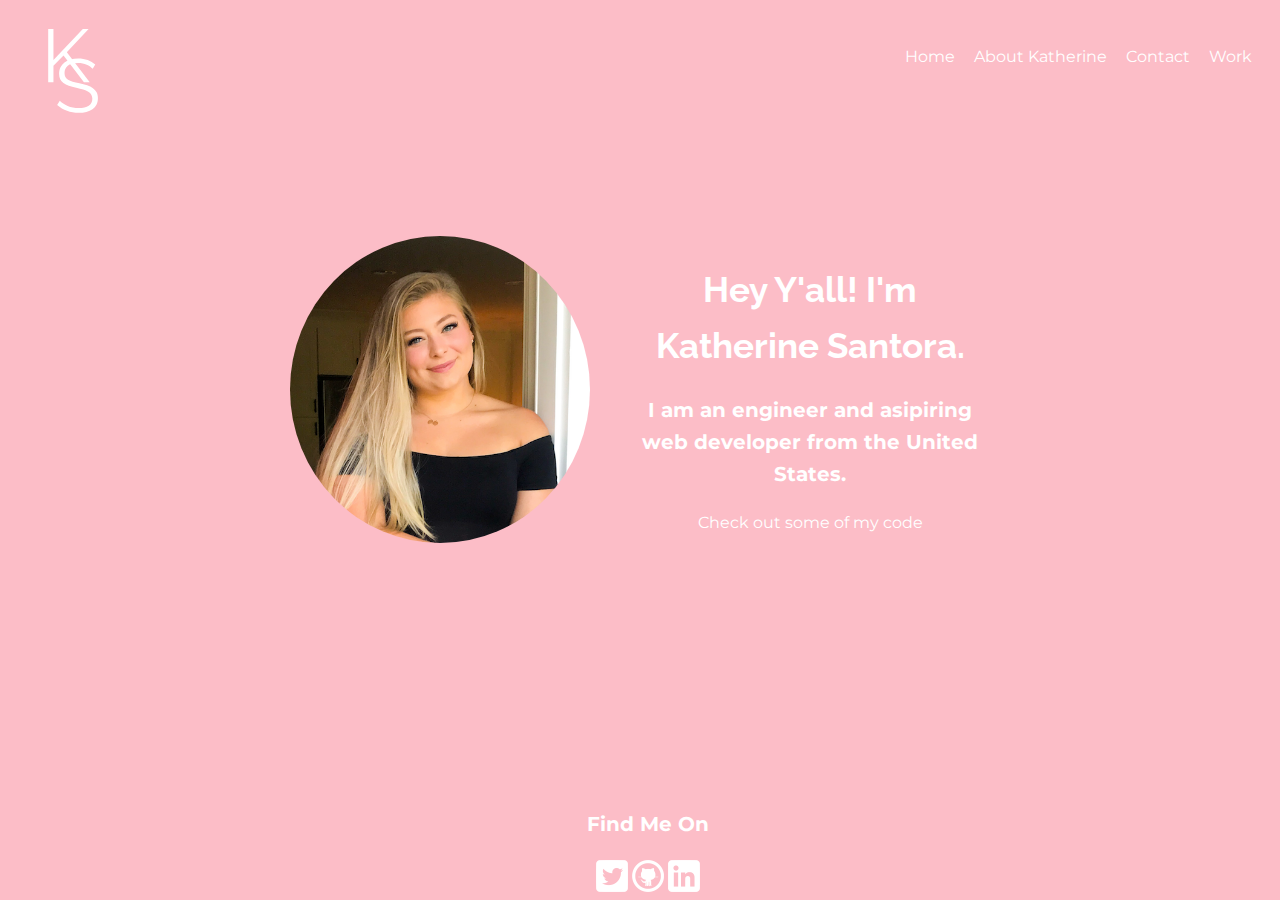
<file: index.html>
<!DOCTYPE html>
<html lang="en">
  <head>
    <link rel="shortcut icon" type="image/png" href="img/favicon.png">
    <title> Katherine Santora </title>
    <link rel="style" type="text/css" href="css/normalizecss.css">
    <link rel="preconnect" href="https://fonts.gstatic.com">
    <link href="https://fonts.googleapis.com/css2?family=Abril+Fatface&display=swap" rel="stylesheet">
    <link rel="preconnect" href="https://fonts.gstatic.com">
    <link href="https://fonts.googleapis.com/css2?family=Raleway&display=swap" rel="stylesheet">
    <link rel="preconnect" href="https://fonts.gstatic.com">
    <link href="https://fonts.googleapis.com/css2?family=Montserrat&display=swap" rel="stylesheet">
    <link rel="stylesheet" type="text/css" href="css/style.production.css">
    <meta name="viewport" content="width=device-width, initial-scale=1">
    <meta charset="UTF-8">
  </head>
  <body>
    <header class="page-header">
      <img src="img/logo.svg" alt="personal logo. K. S. written in capital lettering" class="logo">
      <nav class="main-navigation page-header__item">
        <ul role="menubar" class="navigation-list">
          <li role="presentation">
            <a href="index.html" role="menuitem" class="navigation-list__item navigation-list__item--active">Home</a>
          </li>
          <li role="presentation">
            <a href="about.html" target="_blank" role="menuitem" class="navigation-list__item">About Katherine</a>
          </li>
          <li role="presentation">
            <a href="contact.html" target="_blank" role="menuitem" class="navigation-list__item">Contact</a>
          </li>
          <li role="presentation">
          <a href="work.html" target="_blank" role="menuitem" class="navigation-list__item">Work</a>
          </li>
        </ul>
      </nav>
    </header>
    <br>
    <br>
    <br>
    <br>
    <main>
      <div class="content">
        <!--bio section-->
        <img src="img/tempportrait.png" class="temp__portrait" alt="Photo of Katherine Santora">
        <br>
        <div class="home-content" >
     	   <h1 class= "opener" >Hey Y'all! I'm Katherine Santora.</h1>
      		  <p class="intro" >I am an engineer and asipiring web developer from the United States.</p>
         	  <a href="#" class="link-list__item">Check out some of my code</a><br>
        	  <!--<li>
          	  <a href="files/cv.pdf" class="link-list__item" download > Download My CV </a><br>
       		   </li>
        	  <li>
          	  <a href="#" class="link-list__item">Default Link</a>
       	 	  </li>-->
        </div>
      </div>
    </main>
    <footer class="page-footer-1">
      <p>Find Me On</p>
      <div class="social-media">
        <a href="https://twitter.com/KathSantora" target="_blank">
          <img src="img/twitter.png" alt="Twitter logo">
        </a>
        <a href="https://github.com/ksantora8" target="_blank">
          <img src="img/github.png" alt="Github logo">
        </a>
        <a href="https://www.linkedin.com/in/katherine-santora/" target="_blank">
          <img src="img/linkedin.png" alt="LinkedIn logo">
        </a>
      </div>
    </footer>
    <!--<script src="js/tota11y.min.js"></script>-->
  </body>
</html>
</file>
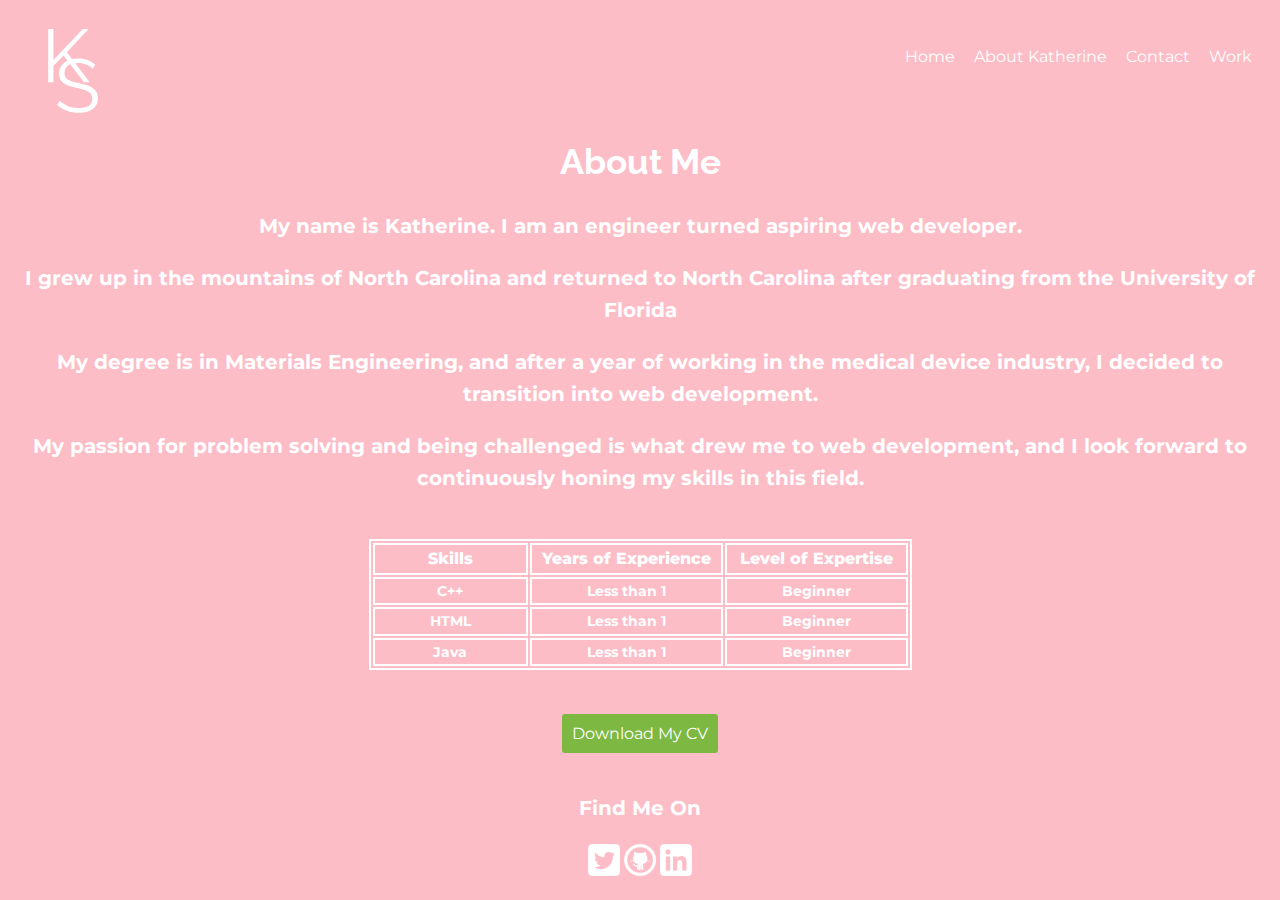
<file: about.html>
<!DOCTYPE html>
<html lang="en">
  <head>
    <link rel="shortcut icon" type="image/png" href="img/favicon.png">
    <title> Katherine Santora </title>
    <link rel="style" type="text/css" href="css/normalizecss.css">
    <link rel="preconnect" href="https://fonts.gstatic.com">
    <link href="https://fonts.googleapis.com/css2?family=Abril+Fatface&display=swap" rel="stylesheet">
    <link rel="preconnect" href="https://fonts.gstatic.com">
    <link href="https://fonts.googleapis.com/css2?family=Raleway&display=swap" rel="stylesheet">
    <link rel="preconnect" href="https://fonts.gstatic.com">
    <link href="https://fonts.googleapis.com/css2?family=Montserrat&display=swap" rel="stylesheet">
    <link rel="stylesheet" type="text/css" href="css/style.production.css">
    <meta name="viewport" content="width=device-width, initial-scale=1">
    <meta charset="UTF-8">
  </head>
  <body>
    <header class="page-header">
      <img src="img/logo.svg" alt="personal logo. K. S. written in capital lettering" class="logo">
      <nav class="main-navigation page-header__item">
        <ul role="menubar" class="navigation-list">
          <li role="presentation">
            <a href="index.html" role="menuitem" class="navigation-list__item">Home</a>
          </li>
          <li role="presentation">
            <a href="about.html" target="_blank" role="menuitem" class="navigation-list__item navigation-list__item--active">About Katherine</a>
          </li>
          <li role="presentation">
            <a href="contact.html" target="_blank" role="menuitem" class="navigation-list__item">Contact</a>
          </li>
          <li role="presentation">
          <a href="work.html" target="_blank" role="menuitem" class="navigation-list__item" >Work</a>
          </li>
        </ul>
      </nav>
    </header>
    <main>
      <h1 id="about"> About Me </h1>
      <div class="about-blurb">
        <p>My name is Katherine. I am an engineer turned aspiring web developer.</p>
        <p>I grew up in the mountains of North Carolina and returned to North Carolina after graduating from the University of Florida</p>
        <p>My degree is in Materials Engineering, and after a year of working in the medical device industry, I decided to transition into web development.</p>
        <p>My passion for problem solving and being challenged is what drew me to web development, and I look forward to continuously honing my skills in this field.</p>
      </div>
      <br>
      <div class="content">
        <table class="content">
          <thead>
              <tr>
                <th> Skills </th>
                <th> Years of Experience </th>
                <th> Level of Expertise </th>
              </tr>
          </thead>
          <tbody>
              <tr>
                <td>C++</td>
                <td>Less than 1 </td>
                <td>Beginner</td>
              </tr>
              <tr>
                <td>HTML</td>
                <td>Less than 1</td>
                <td>Beginner</td>
              </tr>
              <tr>
                <td>Java</td>
                <td>Less than 1</td>
                <td>Beginner</td>
              </tr>
          </tbody>
        </table>
        <br>
        <br>
        <a href="files/cv.pdf" class="button" download target="_blank"> Download My CV </a><br>
      </div>
    </main>
    <br>
    <footer class="page-footer-2">
      <p>Find Me On</p>
      <div class="social-media">
        <a href="https://twitter.com/KathSantora" target="_blank">
          <img src="img/twitter.png" alt="Twitter logo">
        </a>
        <a href="https://github.com/ksantora8" target="_blank">
          <img src="img/github.png" alt="Github logo">
        </a>
        <a href="https://www.linkedin.com/in/katherine-santora/" target="_blank">
          <img src="img/linkedin.png" alt="LinkedIn logo">
        </a>
      </div>
    </footer>
    <!--<script src="js/tota11y.min.js"></script>-->
  </body>
</html>
</file>
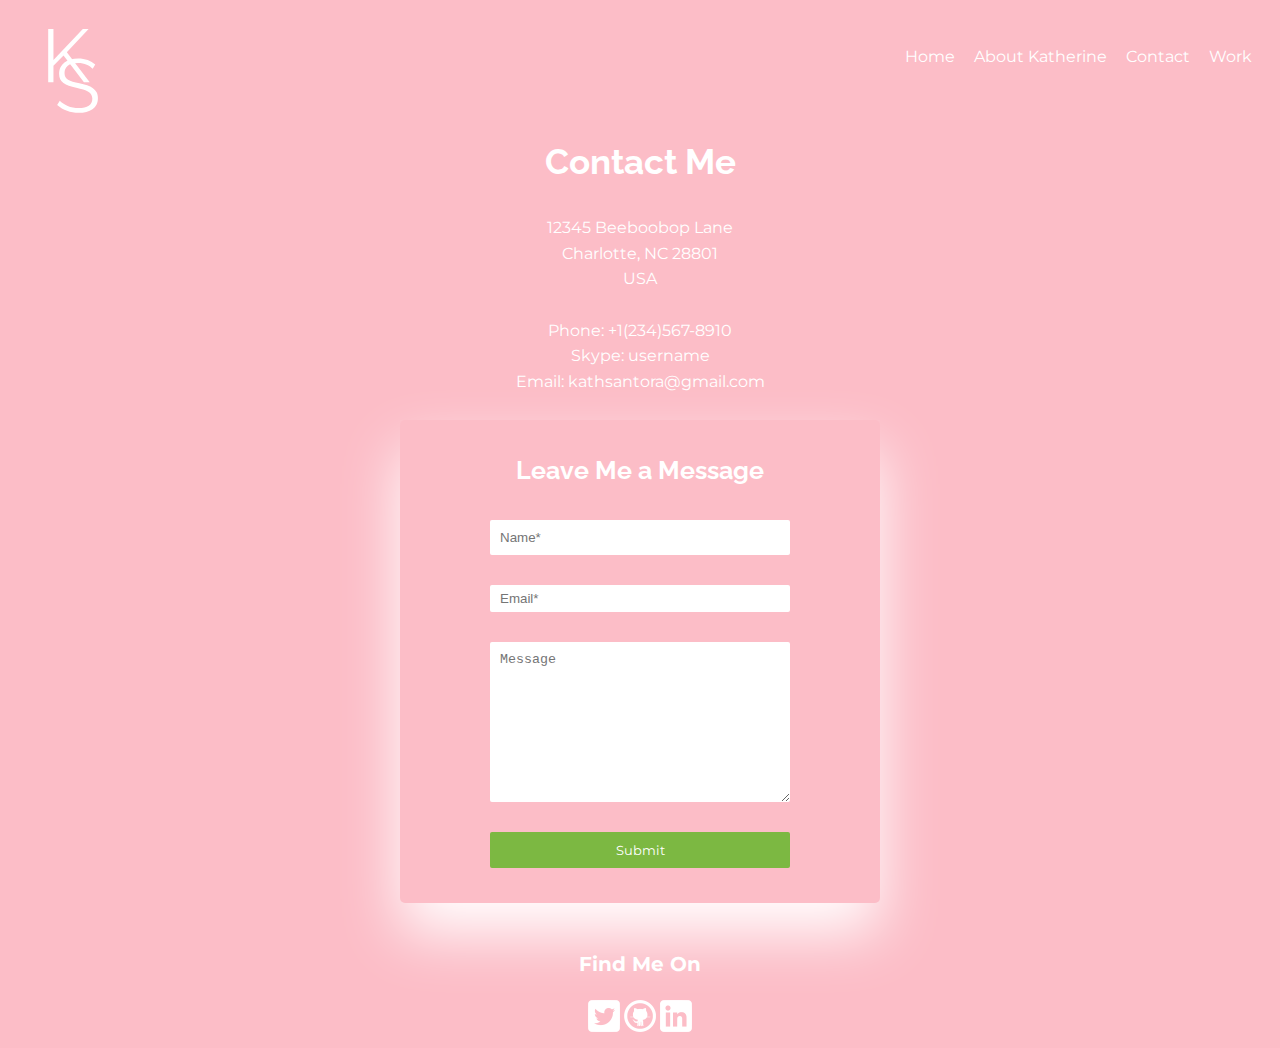
<file: contact.html>
<!DOCTYPE html>
<html lang="en">
  <head>
    <link rel="shortcut icon" type="image/png" href="img/favicon.png">
    <title> Katherine Santora </title>
    <link rel="style" type="text/css" href="css/normalizecss.css">
    <link rel="preconnect" href="https://fonts.gstatic.com">
    <link href="https://fonts.googleapis.com/css2?family=Abril+Fatface&display=swap" rel="stylesheet">
    <link rel="preconnect" href="https://fonts.gstatic.com">
    <link href="https://fonts.googleapis.com/css2?family=Raleway&display=swap" rel="stylesheet">
    <link rel="preconnect" href="https://fonts.gstatic.com">
    <link href="https://fonts.googleapis.com/css2?family=Montserrat&display=swap" rel="stylesheet">
    <link rel="stylesheet" type="text/css" href="css/style.production.css">
    <meta name="viewport" content="width=device-width, initial-scale=1">
    <meta charset="UTF-8">
  </head>
  <body>
    <header class="page-header">
      <img src="img/logo.svg" alt="personal logo. K. S. written in capital lettering" class="logo">
      <nav class="main-navigation page-header__item">
        <ul role="menubar" class="navigation-list">
          <li role="presentation">
            <a href="index.html" role="menuitem" class="navigation-list__item">Home</a>
          </li>
          <li role="presentation">
            <a href="about.html" target="_blank" role="menuitem" class="navigation-list__item">About Katherine</a>
          </li>
          <li role="presentation">
            <a href="contact.html" target="_blank" role="menuitem" class="navigation-list__item navigation-list__item--active">Contact</a>
          </li>
          <li role="presentation">
          <a href="work.html" target="_blank" role="menuitem" class="navigation-list__item" >Work</a>
          </li>
        </ul>
      </nav>
    </header>
    <main>
      <div class="content">
        <h1> Contact Me</h1>
        <br>
        12345 Beeboobop Lane <br>
        Charlotte, NC 28801<br>
        USA<br>
        <br>
        Phone:<a href="tel:+12345678910"> +1(234)567-8910</a>
        <br>
        Skype: <a href="skype:username">username</a>
        <br>
        Email: <a href="mailto:kathsantora@gmail.com">kathsantora@gmail.com</a>
      </div>
      <br>
      <div class="wrapper">
        <form class="form" action="https://formspree.io/f/moqpzryk" method="post">
          <div class="contact-form-title"><h3> Leave Me a Message</h3> </div>
          <input type="text" name="name" class="name formEntry" placeholder="Name*" required />
          <input type="email" name= "_toreply" class="email formEntry" placeholder="Email*"/>
          <textarea name="message" class="message formEntry" placeholder="Message"></textarea>
          <button name="submit" class="submit formEntry" type="submit" value="send" onclick="thanks()">Submit</button>
        </form>
      </div>
    </main>
    <br>
    <footer class="page-footer-2">
      <p>Find Me On</p>
      <div class="social-media">
        <a href="https://twitter.com/KathSantora" target="_blank">
          <img src="img/twitter.png" alt="Twitter logo">
        </a>
        <a href="https://github.com/ksantora8" target="_blank">
          <img src="img/github.png" alt="Github logo">
        </a>
        <a href="https://www.linkedin.com/in/katherine-santora/" target="_blank">
          <img src="img/linkedin.png" alt="LinkedIn logo">
        </a>
      </div>
    </footer>
    <!--<script src="js/tota11y.min.js"></script>-->
  </body>
</html>
</file>
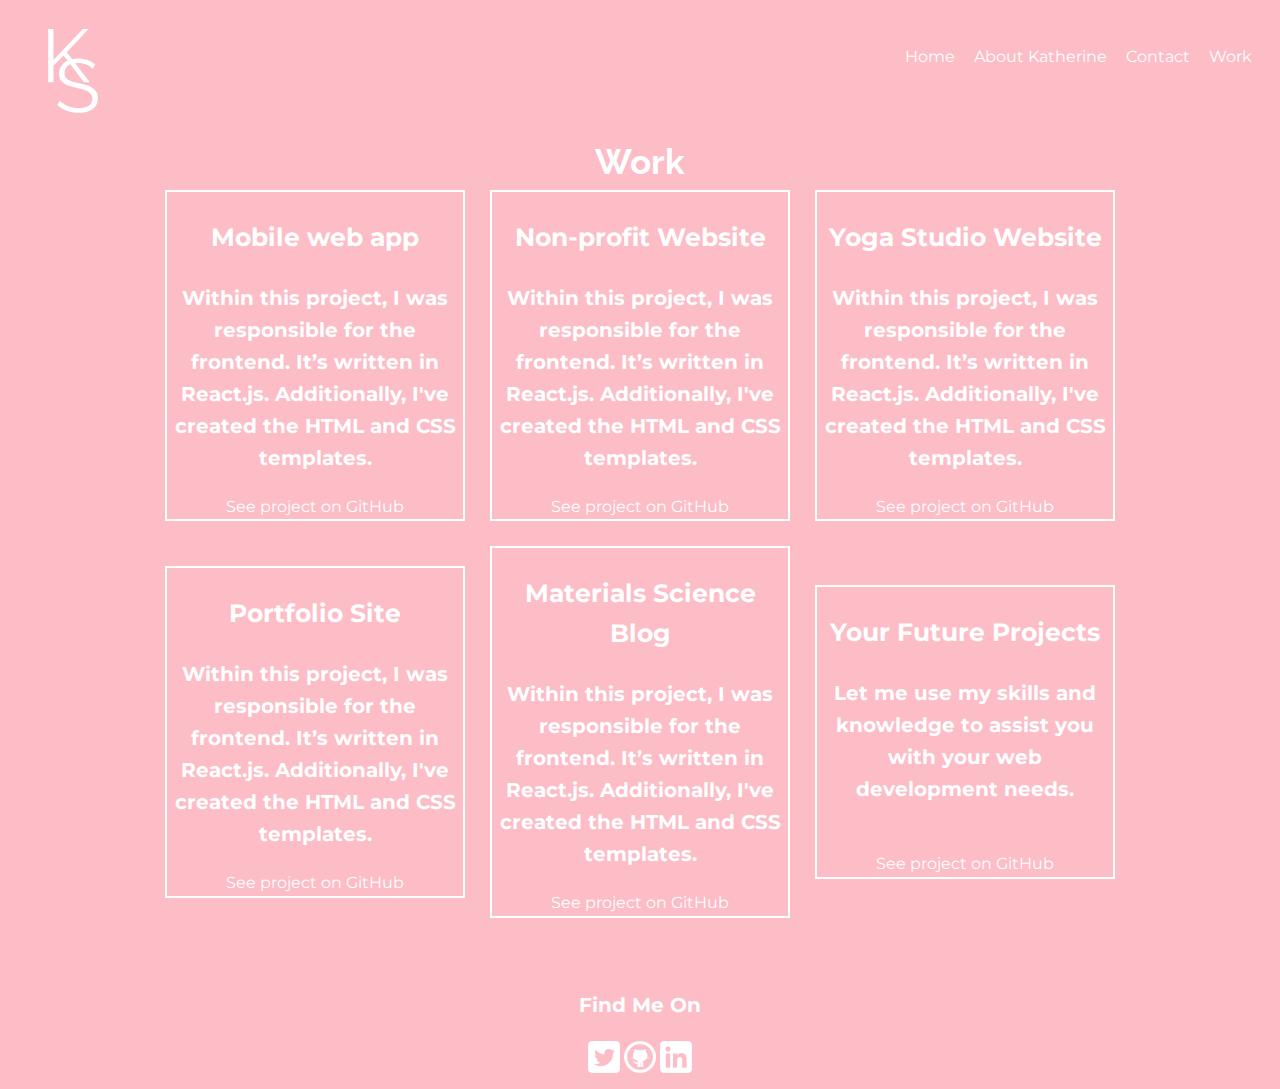
<file: work.html>
<!DOCTYPE html>
<html lang="en">
  <head>
    <link rel="shortcut icon" type="image/png" href="img/favicon.png">
    <title> Katherine Santora </title>
    <link rel="style" type="text/css" href="css/normalizecss.css">
    <link rel="preconnect" href="https://fonts.gstatic.com">
    <link href="https://fonts.googleapis.com/css2?family=Abril+Fatface&display=swap" rel="stylesheet">
    <link rel="preconnect" href="https://fonts.gstatic.com">
    <link href="https://fonts.googleapis.com/css2?family=Raleway&display=swap" rel="stylesheet">
    <link rel="preconnect" href="https://fonts.gstatic.com">
    <link href="https://fonts.googleapis.com/css2?family=Montserrat&display=swap" rel="stylesheet">
    <link rel="stylesheet" type="text/css" href="css/style.production.css">
    <meta name="viewport" content="width=device-width, initial-scale=1">
    <meta charset="UTF-8">
  </head>
  <body>
    <header class="page-header">
      <img src="img/logo.svg" alt="personal logo. K. S. written in capital lettering" class="logo">
      <nav class="main-navigation page-header__item">
        <ul role="menubar" class="navigation-list">
          <li role="presentation">
            <a href="index.html" role="menuitem" class="navigation-list__item">Home</a>
          </li>
          <li role="presentation">
            <a href="about.html" target="_blank" role="menuitem" class="navigation-list__item">About Katherine</a>
          </li>
          <li role="presentation">
            <a href="contact.html" target="_blank" role="menuitem" class="navigation-list__item">Contact</a>
          </li>
          <li role="presentation">
          <a href="work.html" target="_blank" role="menuitem" class="navigation-list__item navigation-list__item--active">Work</a>
          </li>
        </ul>
      </nav>
    </header>
    <main>
      <section class="content">
         <h1>Work</h1>
         <div class="grid">
            <!-- Grid items will live here -->
            <div class="grid__item">
                <h3>Mobile web app</h3>
                <p>Within this project, I was responsible for the frontend. It’s written in React.js. Additionally, I've created the HTML and CSS templates.</p>
                <a href="#">See project on GitHub</a>
            </div>
            <div class="grid__item">
                <h3>Non-profit Website</h3>
                <p>Within this project, I was responsible for the frontend. It’s written in React.js. Additionally, I've created the HTML and CSS templates.</p>
                <a href="#">See project on GitHub</a>
            </div>
            <div class="grid__item">
                <h3>Yoga Studio Website</h3>
                <p>Within this project, I was responsible for the frontend. It’s written in React.js. Additionally, I've created the HTML and CSS templates.</p>
                <a href="#">See project on GitHub</a>
            </div>
            <div class="grid__item">
                <h3>Portfolio Site</h3>
                <p>Within this project, I was responsible for the frontend. It’s written in React.js. Additionally, I've created the HTML and CSS templates.</p>
                <a href="#">See project on GitHub</a>
            </div>
            <div class="grid__item">
                <h3>Materials Science Blog</h3>
                <p>Within this project, I was responsible for the frontend. It’s written in React.js. Additionally, I've created the HTML and CSS templates.</p>
                <a href="#">See project on GitHub</a>
            </div>
            <div class="grid__item">
                <h3>Your Future Projects</h3>
                <p>Let me use my skills and knowledge to assist you with your web development needs.</p>
                <br>
                <a href="#">See project on GitHub</a>
            </div>
         </div>
      </section>
    </main>
    <br>
    <br>
    <footer class="page-footer-2">
      <p>Find Me On</p>
      <div class="social-media">
        <a href="https://twitter.com/KathSantora" target="_blank">
          <img src="img/twitter.png" alt="Twitter logo">
        </a>
        <a href="https://github.com/ksantora8" target="_blank">
          <img src="img/github.png" alt="Github logo">
        </a>
        <a href="https://www.linkedin.com/in/katherine-santora/" target="_blank">
          <img src="img/linkedin.png" alt="LinkedIn logo">
        </a>
      </div>
    </footer>
    <!--<script src="js/tota11y.min.js"></script>-->
  </body>
</html>
</file>
<file: css/style.production.css>
/*
* Prefixed by https://autoprefixer.github.io
* PostCSS: v7.0.29,
* Autoprefixer: v9.7.6
* Browsers: last 4 version
*/

/*  --bblue: #33379a;
  --borange: #fa592a;
  --bpink: #ec206f;
  --yellow: #f7b846;
  --turq: #83d8bb;
  --white:  #ffffff;
  --pink: #fcbdc7;
  --lighter pink: #f9e0e4;
  --gold: #e8c17e;
  --green: #7cb842;*/
  
:root {
  --font-weight-700: 700;
  --font-weight-400: 400;
}

* {
  -webkit-box-sizing: border-box;
          box-sizing: border-box;
}

body {
  background-color: #fcbdc7;
  font-family: 'Montserrat', sans-serif;
  font-weight: var(--font-weight-400);
  font-size: 16px;
  line-height: 1.6;
  color: #fff;
}

h1 {
  font-family: 'Raleway', sans-serif;
  font-size: 35px;
  font-weight: var(--font-weight-700);
  margin: auto;
}

h2 {
  font-size: 30px;
  font-weight: var(--font-weight-700);
}

h3 {
  font-size: 25px;
  font-weight: var(--font-weight-700);
}

p {
  font-size: 20px;
  font-weight: var(--font-weight-700);
  color: #ffffff;
  background-color: inherit;
}

table {
  border: 2px solid #fff;
}

th {
  font-size: 16px;
  font-weight: 800;
  color: #fff;
  background-color: inherit;
  border: 2px solid #fff;
}

td {
  padding-left: 55px;
  padding-right: 55px;
  font-size: 14px;
  font-weight: var(--font-weight-700);
  color: #fff;
  background-color: inherit;
  border: 2px solid #fff;
}

a {
  color: #fff;
  background-color: inherit;
  text-decoration: none;
}

a:visited {
  /* visited link */
  color: #fff;
  background-color: inherit;
}

a:hover,
a:focus{
  text-decoration: none ;
  cursor: crosshair;
  opacity: 0.5;
  -webkit-transition-duration: 0.25s;
       -o-transition-duration: 0.25s;
          transition-duration: 0.25s;
  -webkit-transition-property: opacity;
  -o-transition-property: opacity;
  transition-property: opacity;
}

a:active {
  /* selected link */
  color:#7cb842;
  background-color: inherit;
}

/* button {
  border: none;
  font-family: inherit;
  background-color: #33379a;
  color: #ffffff;
  text-decoration: none;
  padding: 15px;
  border-radius: 3px;
  border-bottom: 2px solid rgba(0, 0, 0, 0.3);
}
button:hover, button:focus {
  cursor: crosshair;
  opacity: 0.5;
}
.button__secondary {
  background-color: #f7b846;
  color: #ffffff;
} */

button,
.button {
  border: none;
  font-family: inherit;
  background-color:#7cb842;
  color: #ffffff;
  text-decoration: none;
  padding: 10px;
  border-radius: 3px;
  border-bottom: none;
  -webkit-transition-duration: 0.25s;
       -o-transition-duration: 0.25s;
          transition-duration: 0.25s;
  -webkit-transition-property: opacity;
  -o-transition-property: opacity;
  transition-property: opacity;
}

button:hover,
button:focus,
.button:hover,
.button:focus {
  cursor: pointer;
  opacity: 0.5;
}

.navigation-list__item--active {
  text-decoration: none;
}

.navigation-list__item {
  -webkit-text-decoration-color: #fff;
          text-decoration-color: #fff;
}

.link-list__item {
  -webkit-text-decoration-color: #fff ;
          text-decoration-color: #fff ;
}

.temp__portrait {
  float: left;
  width:300px;
  margin-right: 40px;
  border-radius:50%;
}

.page-footer-1 {
  width: 100%;
  position: absolute;
  bottom: 0;
  clear: both;
  display: -webkit-box;
  display: -ms-flexbox;
  display: flex;
  -webkit-box-orient: vertical;
  -webkit-box-direction: normal;
      -ms-flex-direction: column;
          flex-direction: column;
  text-align: center;
}

.page-footer-2 {
  width: 100%;
  position: relative;
  bottom: 0;
  clear: both;
  display: -webkit-box;
  display: -ms-flexbox;
  display: flex;
  -webkit-box-orient: vertical;
  -webkit-box-direction: normal;
      -ms-flex-direction: column;
          flex-direction: column;
  text-align: center;
}

#about {
  text-align: center;
}

.about-blurb {
  text-align: center;
}

.content {
  max-width: 700px;
  margin: 0 auto;
  text-align: center;
}

.page-header {
  display: -webkit-box;
  display: -ms-flexbox;
  display: flex;
  width: 100%;
  padding: 20px;
}

.logo {
  width: 7%;
  height: auto;
}

.page-header__item:last-child {
  -webkit-box-flex: 1;
      -ms-flex-positive: 1;
          flex-grow: 1;
  text-align: right;
}

.navigation-list {
  list-style-type: none;
}

.navigation-list li {
  display: inline-block;
  margin-left: 15px;
}

.form {
  color: inherit;
  background: #fcbdc7;
  -webkit-box-shadow: 0 30px 60px 0 #fff;
          box-shadow: 0 30px 60px 0 #fff;
  border-radius: 5px;
  max-width: 480px;
  margin-left: auto;
  margin-right: auto;
  padding-top: 5px;
  padding-bottom: 5px;
  left: 0;
  right: 0;
  /*border-top: 5px solid #fcbdc7;*/
/*   z-index: 1; */
  -webkit-animation: bounce 1.5s infinite;
          animation: bounce 1.5s infinite;
}

.contact-form-title {
  display: block;
  text-align: center;
  font-family: 'Raleway', sans-serif;
  margin: 10px auto 5px;
  width: 300px;
}

.name {
  background-color: #fff;
  color: #7cb842;
}

.name:hover {
  border-bottom: 5px solid #7cb842;
  height: 30px;
  width: 380px;
  -webkit-transition: ease 0.5s;
  -o-transition: ease 0.5s;
  transition: ease 0.5s;
}

.email {
  background-color: #fff;
  color: #7cb842;
  height: 2em;
}

.email:hover {
  border-bottom: 5px solid #7cb842;
  height: 30px;
  width: 380px;
  -webkit-transition: ease 0.5s;
  -o-transition: ease 0.5s;
  transition: ease 0.5s;
}

.message {
  background-color: #fff;
  color: #7cb842;
  overflow: hidden;
  height: 10rem;
}

.message:hover {
  border-bottom: 5px solid #7cb842;
  height: 12em;
  width: 380px;
  -webkit-transition: ease 0.5s;
  -o-transition: ease 0.5s;
  transition: ease 0.5s;
}

.formEntry {
  display: block;
  margin: 30px auto;
  min-width: 300px;
  padding: 10px;
  border-radius: 2px;
  border: none;
  -webkit-transition: all 0.5s ease 0s;
  -o-transition: all 0.5s ease 0s;
  transition: all 0.5s ease 0s;
}

@-webkit-keyframes bounce {
  0% {
    -webkit-transform: translateY(2.5%);
            transform: translateY(2.5%);
  }
  50% {
    -webkit-transform: translateY(0%);
            transform: translateY(0%);
    padding-bottom: 5px;
  }
  100% {
    -webkit-transform: translateY(2.5%);
            transform: translateY(2.5%);
  }
}

@keyframes bounce {
  0% {
    -webkit-transform: translateY(2.5%);
            transform: translateY(2.5%);
  }
  50% {
    -webkit-transform: translateY(0%);
            transform: translateY(0%);
    padding-bottom: 5px;
  }
  100% {
    -webkit-transform: translateY(2.5%);
            transform: translateY(2.5%);
  }
}

.grid {
  display: -webkit-box;
  display: -ms-flexbox;
  display: flex;
  -webkit-box-pack: center;
      -ms-flex-pack: center;
          justify-content: center;
  -webkit-box-align: center;
      -ms-flex-align: center;
          align-items: center;
}

@supports (display: grid) {
 .grid {
    display: -ms-grid;
    display: grid;
    -ms-grid-columns: 300px 25px 300px 25px 300px;
    grid-template-columns: 300px 300px 300px;
    grid-gap: 25px;
    margin: 0;
 }
}

.grid__item {
  color: #fff;
  background-color:#fcbdc7;
  width: auto;
  min-height: auto;
  margin: 0;
  border: 2px solid #fff;
}

@media all and (max-width: 500px) {
  table, thead, tbody, th, td, tr { 
		display: block; 
  }
  thead tr { 
	position: absolute;
	top: -9999px;
	left: -9999px;
  }
  tr { border: 1px solid #ccc; }
  td { 
  /* Behave  like a "row" */
	border: none;
	border-bottom: 1px solid #eee; 
	position: relative;
	padding-left: 50%; 
  }
  td:before { 
	/* Now like a table header */
	position: absolute;
	/* Top/left values mimic padding */
	top: 6px;
	left: 6px;
	width: 45%; 
	padding-right: 10px; 
	white-space: nowrap;
  }
  td:nth-of-type(1):before { content: "Skill"; }
  td:nth-of-type(2):before { content: "Years of Experience"; }
  td:nth-of-type(3):before { content: "Expertise"; }
  td:nth-of-type(4):before { content: "Skill"; }
  td:nth-of-type(5):before { content: "Years of Experience"; }
  td:nth-of-type(6):before { content: "Expertise"; }
  td:nth-of-type(7):before { content: "Skill"; }
  td:nth-of-type(8):before { content: "Years of Experience"; }
  td:nth-of-type(9):before { content: "Expertise"; }
}

@media all and (max-width: 500px) {
	.navigation-list li {
 		 margin-left: 10px;
	}
}

@media all and (max-width: 470px) {
	.page-header {
		font-size: 75%;
	}
}

@media all and (max-width: 500px) {
	.opener{
		font-size: 20px;
	}
}

@media all and (max-width: 500px) {
	.intro {
		font-size: 18px;
	}
}

@media all and (max-width: 550px) {
	.temp__portrait {
		position: fixed;
		top: 35%;
		left: 50%;
		-webkit-transform: translate(-50%, -50%);
		    -ms-transform: translate(-50%, -50%);
		        transform: translate(-50%, -50%);
	}
}

@media all and (max-width: 550px) {
	.home-content {
		position: fixed;
		top: 72%;
		left: 50%;
		-webkit-transform: translate(-50%, -50%);
		    -ms-transform: translate(-50%, -50%);
		        transform: translate(-50%, -50%);
	}
}

@media all and (max-width: 555px) {
  .grid {
    -ms-grid-columns: 1fr;
    grid-template-columns: 1fr;
  }
}

@media all and (min-width: 555px) and (max-width: 750px) {
  .grid {
    -ms-grid-columns: 1fr 25px 1fr;
    grid-template-columns: 1fr 1fr;
  }
}

@media all and (max-width: 750px) {
  .grid {
    grid-gap: 10px;
  }
  .grid__item:last-child {
    grid-column: auto / auto;
    grid-row: auto / auto;
  }
  h1 {
    font-size: 22px;
  }
}
</file>
